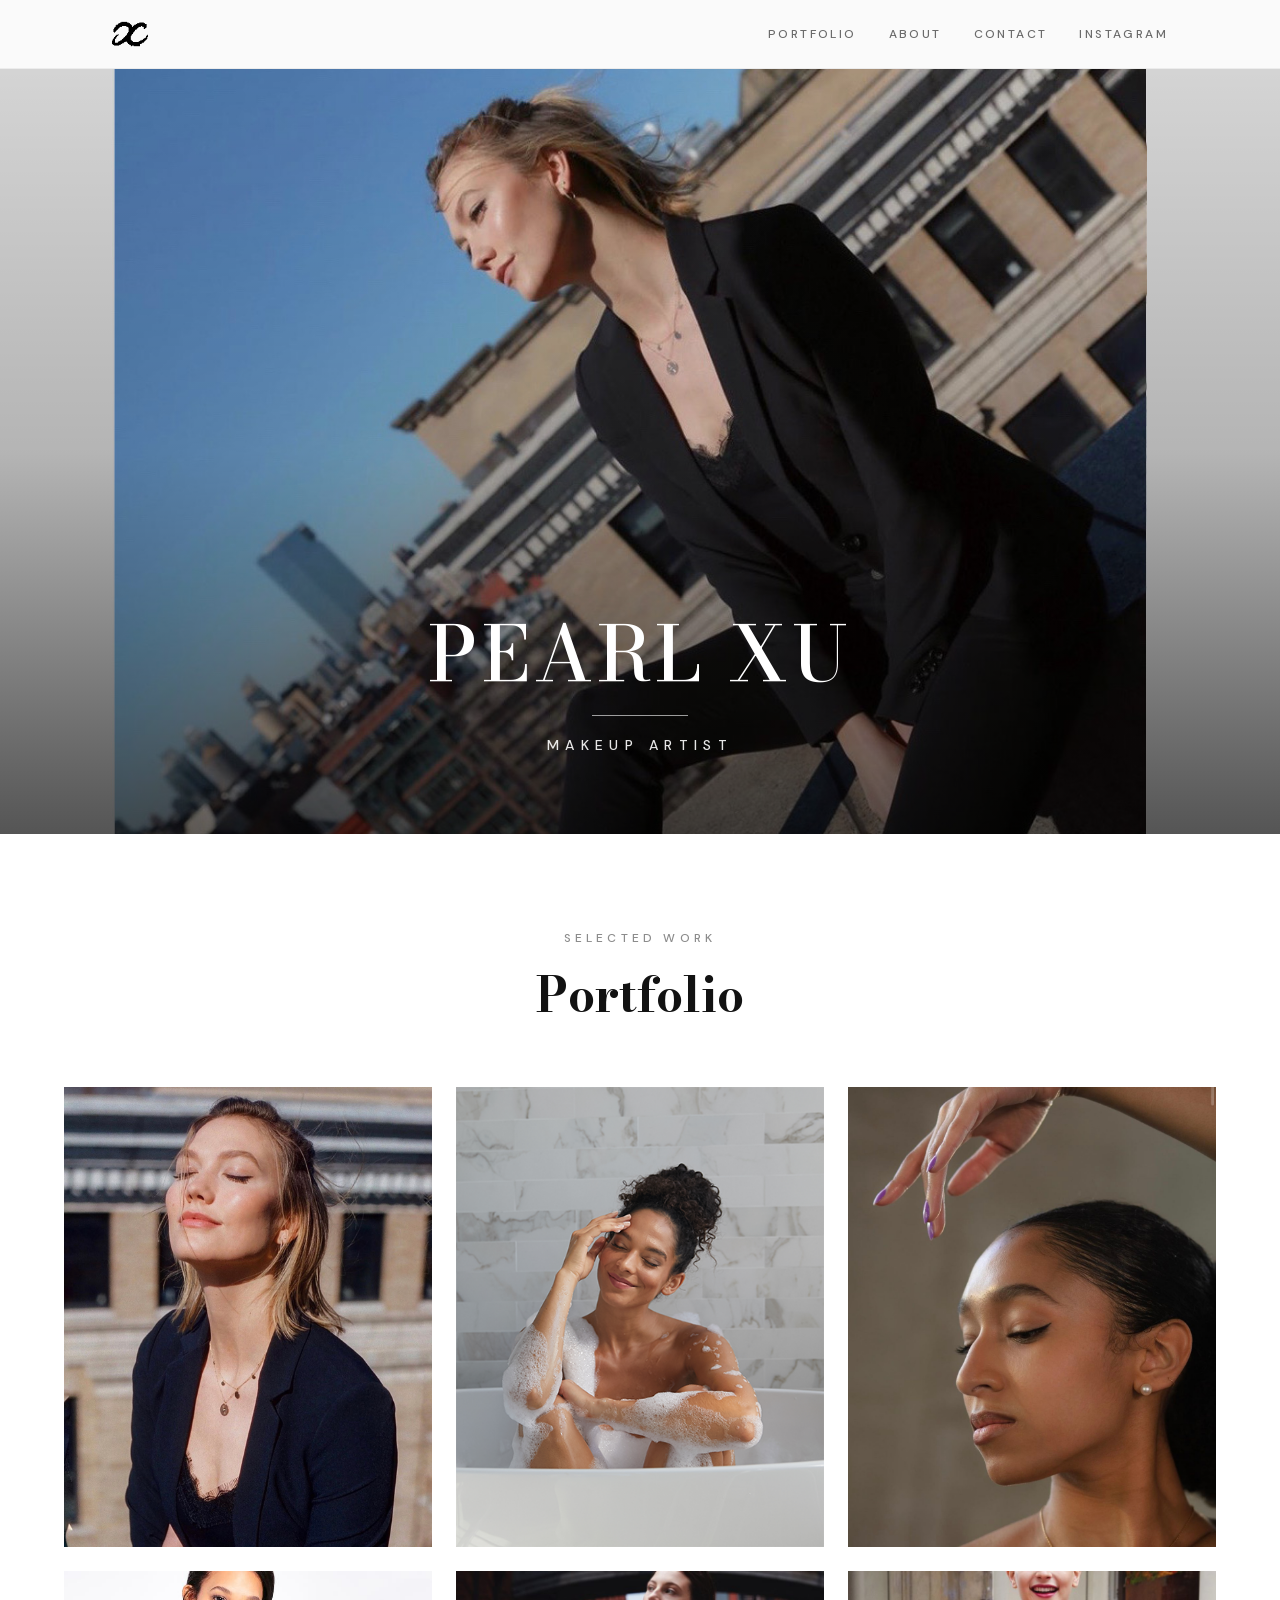
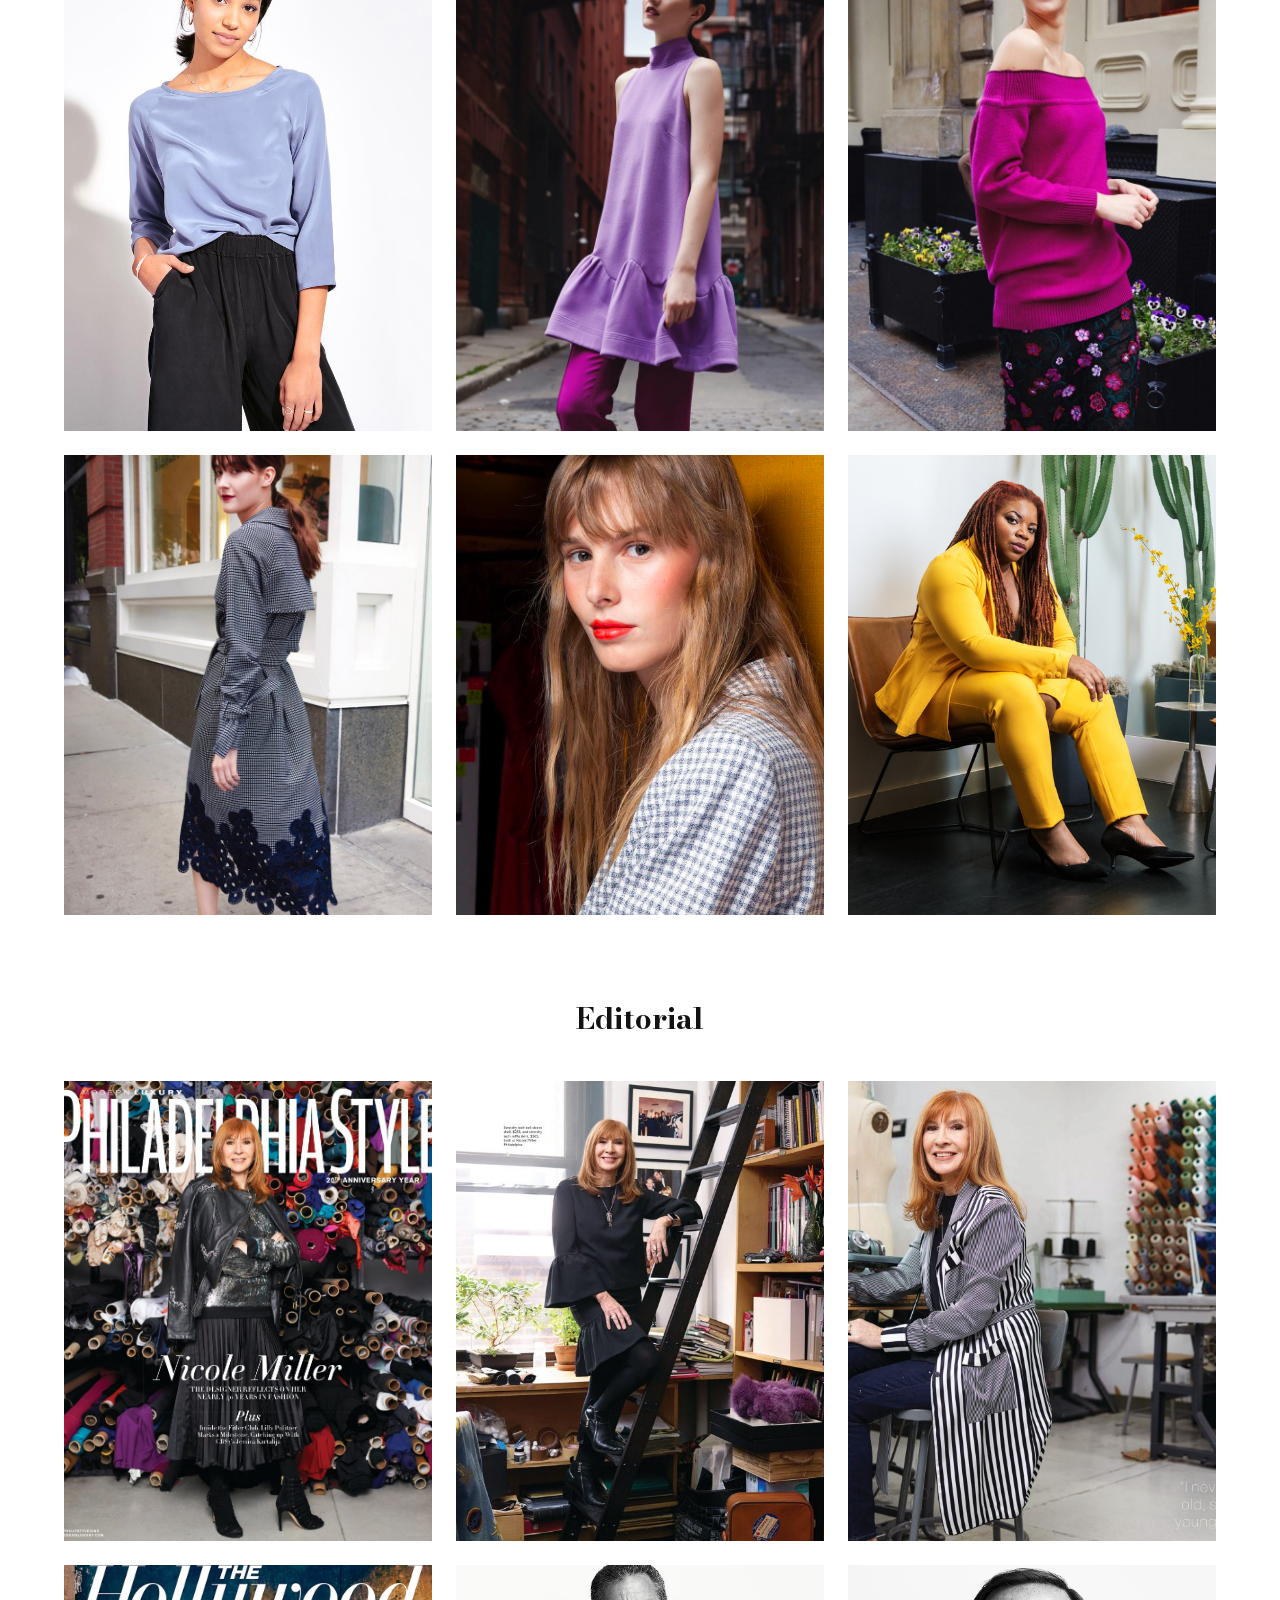
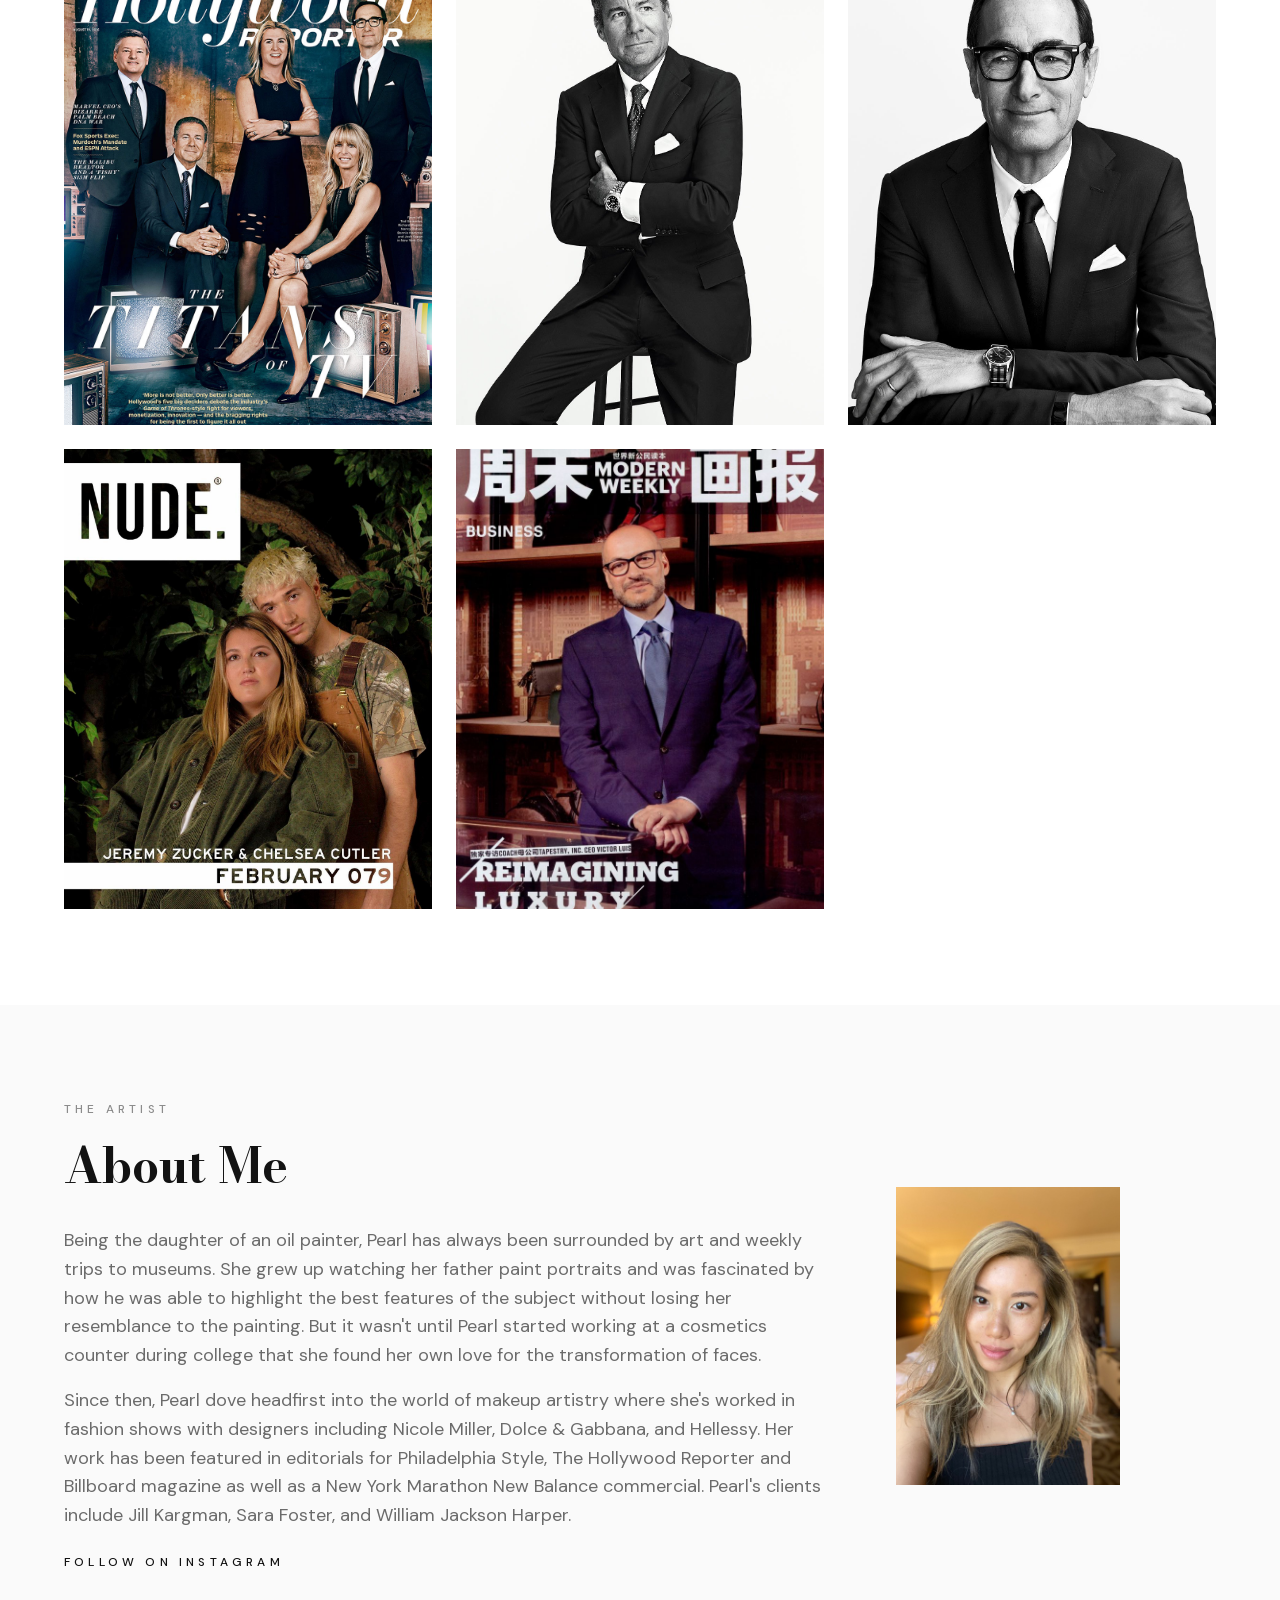
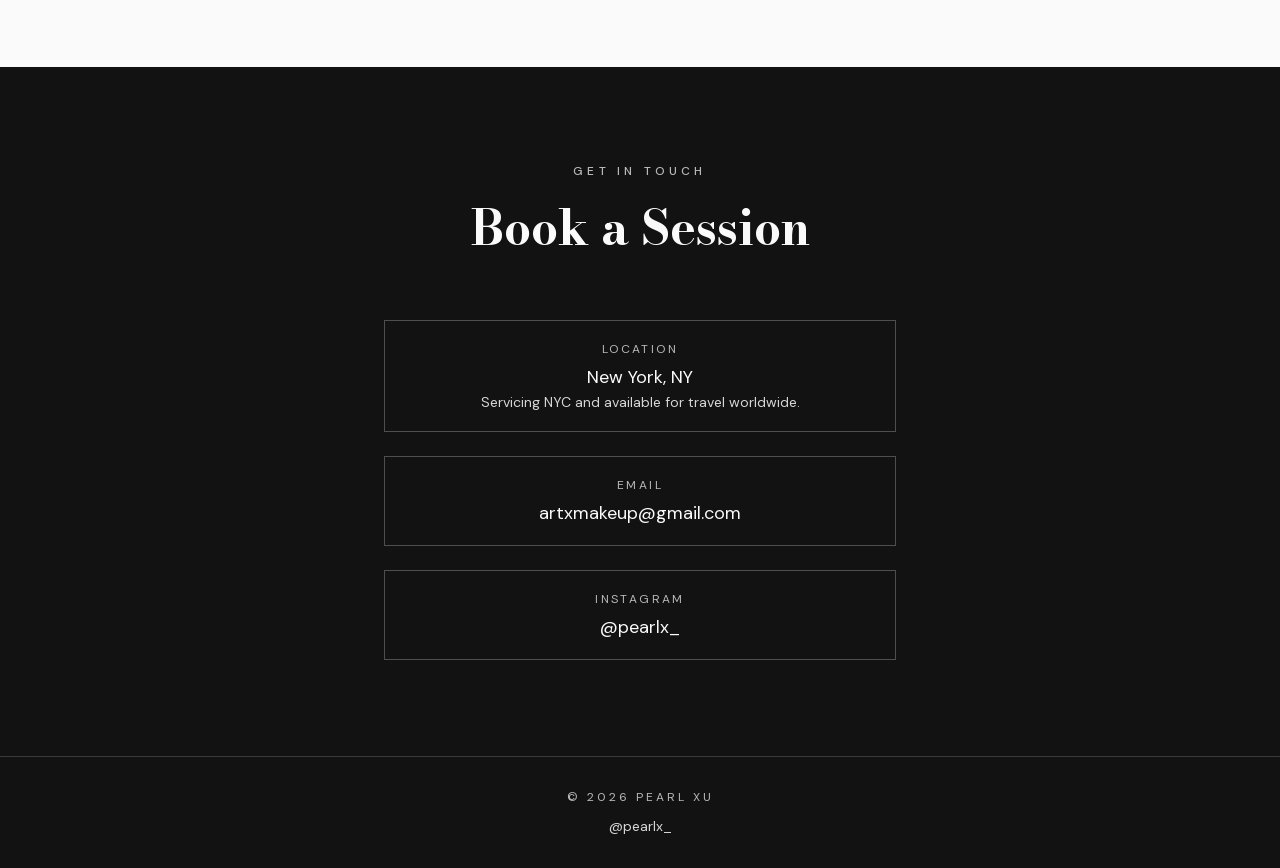
<file: index.html>
<!doctype html>
<html lang="en">
<head>
  <meta charset="UTF-8" />
  <meta name="viewport" content="width=device-width, initial-scale=1" />
  <title>Pearl Xu | MUA</title>
  <meta
    name="description"
    content="Professional bridal and editorial makeup artist based in Los Angeles."
  />
  <link rel="icon" href="/favicon.ico" sizes="256x256" type="image/x-icon" />
  <link rel="stylesheet" href="/styles.css" />
</head>
<body>
  <header class="site-header" id="site-header">
    <div class="site-header__inner">
      <a href="#" class="site-header__logo-link">
        <img
          src="/images/logo/artx-logo.gif"
          alt="Pearl Xu"
          width="50"
          height="50"
          class="site-header__logo"
        />
      </a>

      <nav class="site-header__nav">
        <a href="#portfolio" class="site-header__nav-link">Portfolio</a>
        <a href="#about" class="site-header__nav-link">About</a>
        <a href="#contact" class="site-header__nav-link">Contact</a>
        <a
          href="https://www.instagram.com/pearlx_"
          target="_blank"
          rel="noopener noreferrer"
          class="site-header__nav-link"
        >
          Instagram
        </a>
      </nav>

      <button
        type="button"
        class="site-header__menu-button"
        id="menu-toggle"
        aria-expanded="false"
        aria-label="Open menu"
      >
        <span class="site-header__menu-icon">
          <span class="site-header__menu-bar site-header__menu-bar--top"></span>
          <span class="site-header__menu-bar site-header__menu-bar--middle"></span>
          <span class="site-header__menu-bar site-header__menu-bar--bottom"></span>
        </span>
      </button>
    </div>

    <nav class="site-header__mobile-nav" id="mobile-nav">
      <ul class="site-header__mobile-nav-list">
        <li>
          <a href="#portfolio" class="site-header__mobile-nav-link">Portfolio</a>
        </li>
        <li>
          <a href="#about" class="site-header__mobile-nav-link">About</a>
        </li>
        <li>
          <a href="#contact" class="site-header__mobile-nav-link">Contact</a>
        </li>
        <li>
          <a
            href="https://www.instagram.com/pearlx_"
            target="_blank"
            rel="noopener noreferrer"
            class="site-header__mobile-nav-link"
          >
            Instagram
          </a>
        </li>
      </ul>
    </nav>
  </header>

  <main>
    <section class="hero">
      <div class="hero__bg" aria-hidden="true"></div>
      <div class="hero__overlay"></div>
      <div class="hero__content">
        <div class="hero__inner">
          <h1 class="hero__name">Pearl Xu</h1>
          <div class="hero__divider"></div>
          <p class="hero__tagline">Makeup Artist</p>
        </div>
      </div>
    </section>

    <section id="portfolio" class="portfolio">
      <div class="container">
        <header class="portfolio__header">
          <p class="section-eyebrow">Selected Work</p>
          <h2 class="section-heading font-display">Portfolio</h2>
        </header>

        <div class="gallery-group">
          <ul class="gallery">
            <li>
              <button
                type="button"
                class="gallery__button"
                data-src="/images/portfolio/karlie-kloss-express.jpg"
                data-caption="Karlie Kloss for Express"
                aria-label="Open photo 1 of 9"
              >
                <img
                  class="gallery__image"
                  src="/images/portfolio/karlie-kloss-express.jpg"
                  alt="Karlie Kloss for Express"
                  loading="lazy"
                />
              </button>
            </li>
            <li>
              <button
                type="button"
                class="gallery__button"
                data-src="/images/portfolio/peach-goods.png"
                data-caption="Peach Goods campaign"
                aria-label="Open photo 2 of 9"
              >
                <img
                  class="gallery__image"
                  src="/images/portfolio/peach-goods.png"
                  alt="Peach Goods campaign"
                  loading="lazy"
                />
              </button>
            </li>
            <li>
              <button
                type="button"
                class="gallery__button"
                data-src="/images/portfolio/erica-lall.jpg"
                data-caption="Erica Lall"
                aria-label="Open photo 3 of 9"
              >
                <img
                  class="gallery__image"
                  src="/images/portfolio/erica-lall.jpg"
                  alt="Erica Lall"
                  loading="lazy"
                />
              </button>
            </li>
            <li>
              <button
                type="button"
                class="gallery__button"
                data-src="/images/portfolio/mad-indigo.jpg"
                data-caption="MAD Indigo editorial"
                aria-label="Open photo 4 of 9"
              >
                <img
                  class="gallery__image"
                  src="/images/portfolio/mad-indigo.jpg"
                  alt="MAD Indigo editorial"
                  loading="lazy"
                />
              </button>
            </li>
            <li>
              <button
                type="button"
                class="gallery__button"
                data-src="/images/portfolio/lela-rose-resort-2.jpg"
                data-caption="Lela Rose Resort"
                aria-label="Open photo 5 of 9"
              >
                <img
                  class="gallery__image"
                  src="/images/portfolio/lela-rose-resort-2.jpg"
                  alt="Lela Rose Resort"
                  loading="lazy"
                />
              </button>
            </li>
            <li>
              <button
                type="button"
                class="gallery__button"
                data-src="/images/portfolio/lela-rose-resort-1.jpg"
                data-caption="Lela Rose Resort"
                aria-label="Open photo 6 of 9"
              >
                <img
                  class="gallery__image"
                  src="/images/portfolio/lela-rose-resort-1.jpg"
                  alt="Lela Rose Resort"
                  loading="lazy"
                />
              </button>
            </li>
            <li>
              <button
                type="button"
                class="gallery__button"
                data-src="/images/portfolio/lela-rose-resort-3.jpg"
                data-caption="Lela Rose Resort"
                aria-label="Open photo 7 of 9"
              >
                <img
                  class="gallery__image"
                  src="/images/portfolio/lela-rose-resort-3.jpg"
                  alt="Lela Rose Resort"
                  loading="lazy"
                />
              </button>
            </li>
            <li>
              <button
                type="button"
                class="gallery__button"
                data-src="/images/portfolio/hellessy-spring-summer-19.jpg"
                data-caption="Hellessy Spring/Summer 19"
                aria-label="Open photo 8 of 9"
              >
                <img
                  class="gallery__image"
                  src="/images/portfolio/hellessy-spring-summer-19.jpg"
                  alt="Hellessy Spring/Summer 19"
                  loading="lazy"
                />
              </button>
            </li>
            <li>
              <button
                type="button"
                class="gallery__button"
                data-src="/images/portfolio/the-cut-latoya.jpg"
                data-caption="The Cut — Latoya"
                aria-label="Open photo 9 of 9"
              >
                <img
                  class="gallery__image"
                  src="/images/portfolio/the-cut-latoya.jpg"
                  alt="The Cut — Latoya"
                  loading="lazy"
                />
              </button>
            </li>
          </ul>

          <div class="lightbox" data-lightbox>
            <button type="button" class="lightbox__close" data-close aria-label="Close gallery">
              <span aria-hidden="true">&times;</span>
            </button>
            <p class="lightbox__hint">
              Swipe <span class="lightbox__hint-arrows">&lsaquo; &rsaquo;</span> to view images
            </p>
            <button type="button" class="lightbox__arrow lightbox__arrow--prev" data-prev aria-label="Previous photo">
              <span aria-hidden="true">&lsaquo;</span>
            </button>
            <button type="button" class="lightbox__arrow lightbox__arrow--next" data-next aria-label="Next photo">
              <span aria-hidden="true">&rsaquo;</span>
            </button>

            <div class="lightbox__mobile-viewer" data-mobile-viewer>
              <img class="lightbox__mobile-image" data-mobile-image alt="" />
            </div>

            <div class="lightbox__desktop-viewer" data-desktop-viewer>
              <button type="button" class="lightbox__peek lightbox__peek--prev" data-peek-prev aria-label="Previous photo">
                <img class="lightbox__peek-image" data-peek-prev-image alt="" />
              </button>
              <button type="button" class="lightbox__peek lightbox__peek--next" data-peek-next aria-label="Next photo">
                <img class="lightbox__peek-image" data-peek-next-image alt="" />
              </button>
              <div class="lightbox__zoom-wrap" data-zoom-wrap>
                <img class="lightbox__desktop-image" data-desktop-image alt="" />
              </div>
              <div class="lightbox__zoom-toolbar">
                <button type="button" class="lightbox__zoom-btn" data-zoom-out aria-label="Zoom out">&minus;</button>
                <span class="lightbox__zoom-value" data-zoom-value>100%</span>
                <button type="button" class="lightbox__zoom-btn" data-zoom-in aria-label="Zoom in">+</button>
              </div>
            </div>
          </div>
        </div>

        <div class="editorial">
          <h3 class="editorial__heading font-display">Editorial</h3>

          <div class="gallery-group">
            <ul class="gallery">
              <li>
                <button
                  type="button"
                  class="gallery__button"
                  data-src="/images/portfolio/philadelphia-style-nicole-miller.jpg"
                  data-caption="Philadelphia Style — Nicole Miller"
                  aria-label="Open photo 1 of 8"
                >
                  <img
                    class="gallery__image"
                    src="/images/portfolio/philadelphia-style-nicole-miller.jpg"
                    alt="Philadelphia Style — Nicole Miller"
                    loading="lazy"
                  />
                </button>
              </li>
              <li>
                <button
                  type="button"
                  class="gallery__button"
                  data-src="/images/portfolio/philadelphia-style-nicole-miller-spread.jpg"
                  data-caption="Philadelphia Style — Nicole Miller"
                  aria-label="Open photo 2 of 8"
                >
                  <img
                    class="gallery__image"
                    src="/images/portfolio/philadelphia-style-nicole-miller-spread.jpg"
                    alt="Philadelphia Style — Nicole Miller"
                    loading="lazy"
                    style="object-position: left"
                  />
                </button>
              </li>
              <li>
                <button
                  type="button"
                  class="gallery__button"
                  data-src="/images/portfolio/philadelphia-style-nicole-miller-5.jpg"
                  data-caption="Philadelphia Style — Nicole Miller"
                  aria-label="Open photo 3 of 8"
                >
                  <img
                    class="gallery__image"
                    src="/images/portfolio/philadelphia-style-nicole-miller-5.jpg"
                    alt="Philadelphia Style — Nicole Miller"
                    loading="lazy"
                  />
                </button>
              </li>
              <li>
                <button
                  type="button"
                  class="gallery__button"
                  data-src="/images/portfolio/thr-titans-cover.jpg"
                  data-caption="The Hollywood Reporter — Titans cover"
                  aria-label="Open photo 4 of 8"
                >
                  <img
                    class="gallery__image"
                    src="/images/portfolio/thr-titans-cover.jpg"
                    alt="The Hollywood Reporter — Titans cover"
                    loading="lazy"
                  />
                </button>
              </li>
              <li>
                <button
                  type="button"
                  class="gallery__button"
                  data-src="/images/portfolio/thr-titans-richard-plepler.jpg"
                  data-caption="The Hollywood Reporter — Titans, Richard Plepler"
                  aria-label="Open photo 5 of 8"
                >
                  <img
                    class="gallery__image"
                    src="/images/portfolio/thr-titans-richard-plepler.jpg"
                    alt="The Hollywood Reporter — Titans, Richard Plepler"
                    loading="lazy"
                  />
                </button>
              </li>
              <li>
                <button
                  type="button"
                  class="gallery__button"
                  data-src="/images/portfolio/thr-titans-josh-sapan.jpg"
                  data-caption="The Hollywood Reporter — Titans, Josh Sapan"
                  aria-label="Open photo 6 of 8"
                >
                  <img
                    class="gallery__image"
                    src="/images/portfolio/thr-titans-josh-sapan.jpg"
                    alt="The Hollywood Reporter — Titans, Josh Sapan"
                    loading="lazy"
                  />
                </button>
              </li>
              <li>
                <button
                  type="button"
                  class="gallery__button"
                  data-src="/images/portfolio/nude-mag.jpeg"
                  data-caption="Nude Magazine"
                  aria-label="Open photo 7 of 8"
                >
                  <img
                    class="gallery__image"
                    src="/images/portfolio/nude-mag.jpeg"
                    alt="Nude Magazine"
                    loading="lazy"
                  />
                </button>
              </li>
              <li>
                <button
                  type="button"
                  class="gallery__button"
                  data-src="/images/portfolio/modern-weekly-victor-luis.jpeg"
                  data-caption="Modern Weekly — Victor Luis Exclusive Interview"
                  aria-label="Open photo 8 of 8"
                >
                  <img
                    class="gallery__image"
                    src="/images/portfolio/modern-weekly-victor-luis.jpeg"
                    alt="Modern Weekly — Victor Luis Exclusive Interview"
                    loading="lazy"
                  />
                </button>
              </li>
            </ul>

            <div class="lightbox" data-lightbox>
              <button type="button" class="lightbox__close" data-close aria-label="Close gallery">
                <span aria-hidden="true">&times;</span>
              </button>
              <p class="lightbox__hint">
                Swipe <span class="lightbox__hint-arrows">&lsaquo; &rsaquo;</span> to view images
              </p>
              <button type="button" class="lightbox__arrow lightbox__arrow--prev" data-prev aria-label="Previous photo">
                <span aria-hidden="true">&lsaquo;</span>
              </button>
              <button type="button" class="lightbox__arrow lightbox__arrow--next" data-next aria-label="Next photo">
                <span aria-hidden="true">&rsaquo;</span>
              </button>

              <div class="lightbox__mobile-viewer" data-mobile-viewer>
                <img class="lightbox__mobile-image" data-mobile-image alt="" />
              </div>

              <div class="lightbox__desktop-viewer" data-desktop-viewer>
                <button type="button" class="lightbox__peek lightbox__peek--prev" data-peek-prev aria-label="Previous photo">
                  <img class="lightbox__peek-image" data-peek-prev-image alt="" />
                </button>
                <button type="button" class="lightbox__peek lightbox__peek--next" data-peek-next aria-label="Next photo">
                  <img class="lightbox__peek-image" data-peek-next-image alt="" />
                </button>
                <div class="lightbox__zoom-wrap" data-zoom-wrap>
                  <img class="lightbox__desktop-image" data-desktop-image alt="" />
                </div>
                <div class="lightbox__zoom-toolbar">
                  <button type="button" class="lightbox__zoom-btn" data-zoom-out aria-label="Zoom out">&minus;</button>
                  <span class="lightbox__zoom-value" data-zoom-value>100%</span>
                  <button type="button" class="lightbox__zoom-btn" data-zoom-in aria-label="Zoom in">+</button>
                </div>
              </div>
            </div>
          </div>
        </div>
      </div>
    </section>

    <section id="about" class="bio">
      <div class="bio__grid">
        <div>
          <p class="section-eyebrow">The Artist</p>
          <h2 class="section-heading font-display">About Me</h2>
          <div class="bio__paragraphs">
            <p>
              Being the daughter of an oil painter, Pearl has always been surrounded by art and
              weekly trips to museums. She grew up watching her father paint portraits and was
              fascinated by how he was able to highlight the best features of the subject without
              losing her resemblance to the painting. But it wasn't until Pearl started working at
              a cosmetics counter during college that she found her own love for the
              transformation of faces.
            </p>
            <p>
              Since then, Pearl dove headfirst into the world of makeup artistry where she's
              worked in fashion shows with designers including Nicole Miller, Dolce &amp;
              Gabbana, and Hellessy. Her work has been featured in editorials for Philadelphia
              Style, The Hollywood Reporter and Billboard magazine as well as a New York Marathon
              New Balance commercial. Pearl's clients include Jill Kargman, Sara Foster, and
              William Jackson Harper.
            </p>
          </div>
          <a
            href="https://www.instagram.com/pearlx_"
            target="_blank"
            rel="noopener noreferrer"
            class="bio__instagram-link"
          >
            Follow on Instagram
          </a>
        </div>

        <div class="bio__photo-wrap">
          <div class="bio__photo-frame">
            <img
              class="bio__photo"
              src="/images/bio/pearl-headshot.jpg"
              alt="Pearl Xu portrait"
              loading="lazy"
            />
          </div>
        </div>
      </div>
    </section>

    <section id="contact" class="contact">
      <div class="container">
        <header class="contact__header">
          <p class="section-eyebrow">Get In Touch</p>
          <h2 class="section-heading font-display">Book a Session</h2>
        </header>

        <div class="contact__cards">
          <div class="contact__card">
            <p class="contact__card-label">Location</p>
            <p class="contact__card-value">New York, NY</p>
            <p class="contact__card-note">Servicing NYC and available for travel worldwide.</p>
          </div>

          <a href="mailto:artxmakeup@gmail.com" class="contact__card contact__card--link">
            <p class="contact__card-label">Email</p>
            <p class="contact__card-value">artxmakeup@gmail.com</p>
          </a>

          <a
            href="https://www.instagram.com/pearlx_"
            target="_blank"
            rel="noopener noreferrer"
            class="contact__card contact__card--link"
          >
            <p class="contact__card-label">Instagram</p>
            <p class="contact__card-value">@pearlx_</p>
          </a>
        </div>
      </div>
    </section>
  </main>

  <footer class="site-footer">
    <p class="site-footer__copyright">© <span id="footer-year"></span> Pearl Xu</p>
    <a
      href="https://www.instagram.com/pearlx_"
      target="_blank"
      rel="noopener noreferrer"
      class="site-footer__instagram"
    >
      @pearlx_
    </a>
  </footer>

  <script src="/script.js"></script>
</body>
</html>
</file>
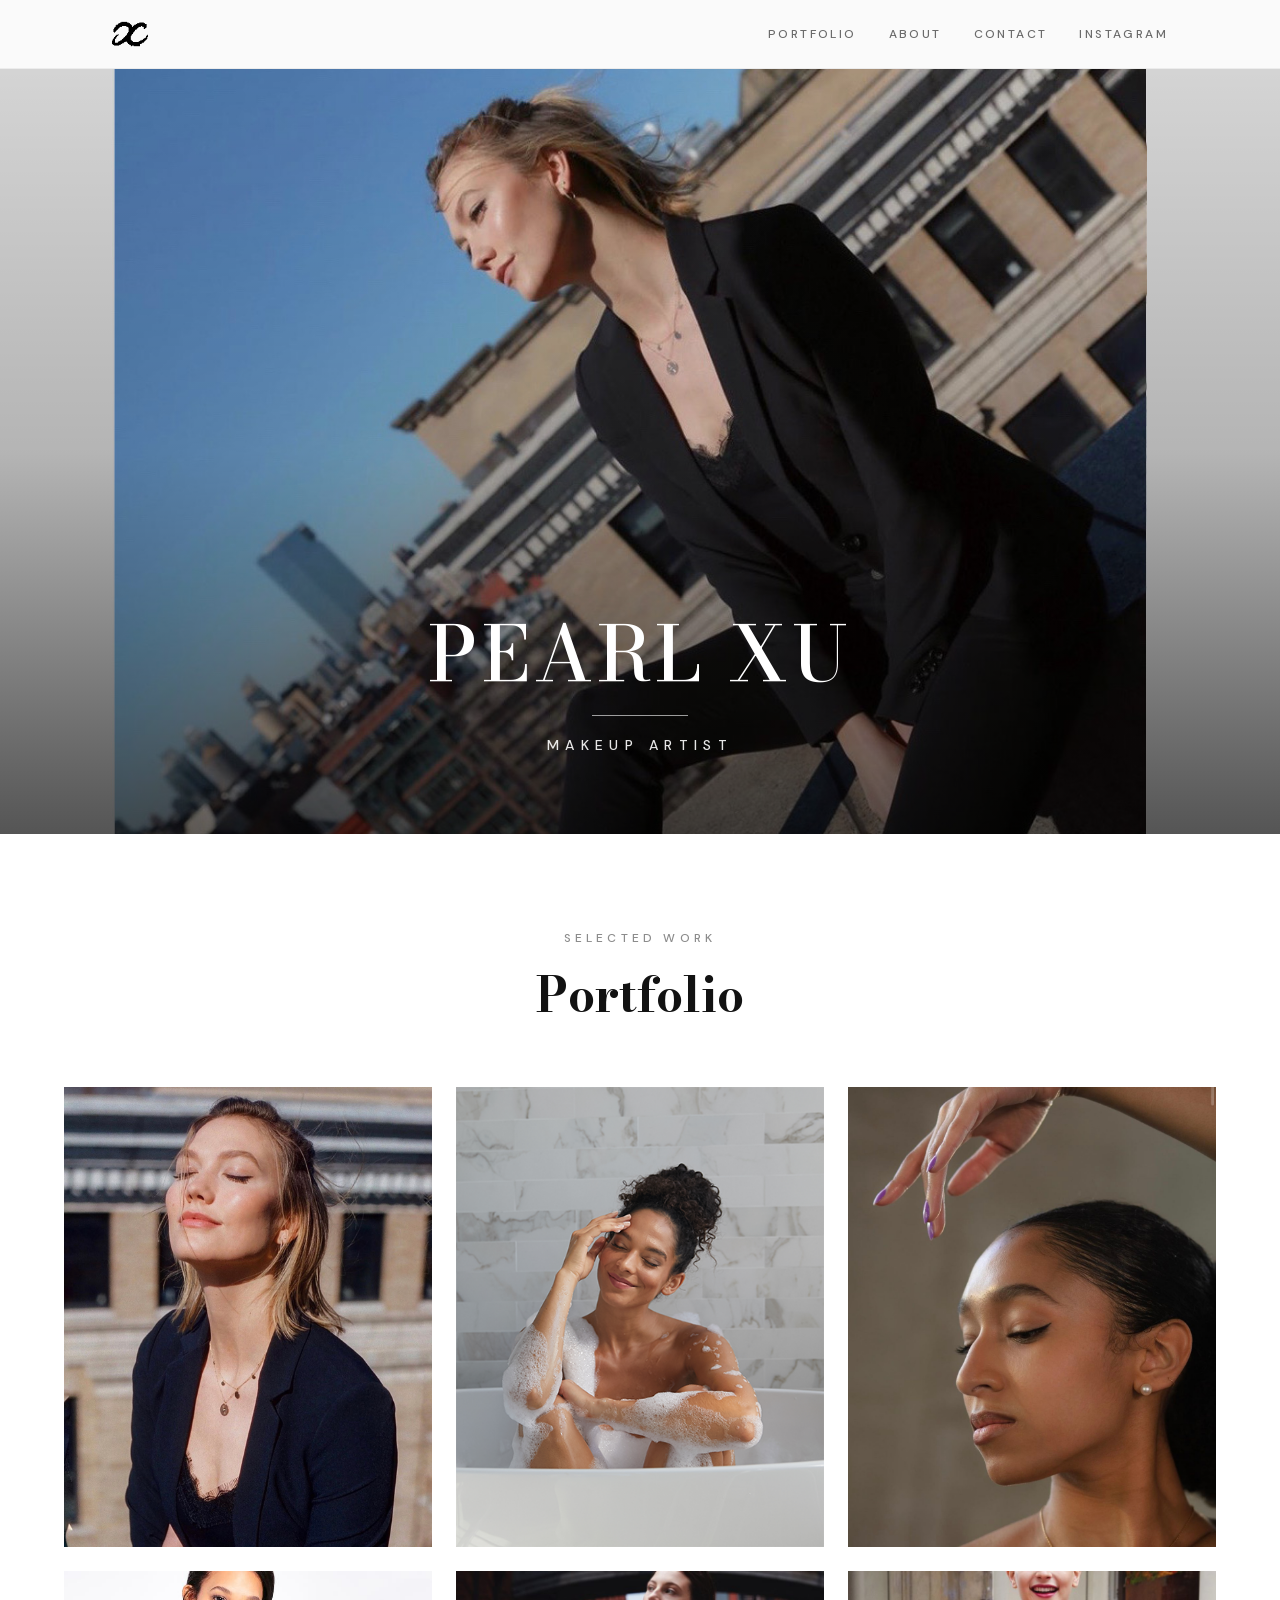
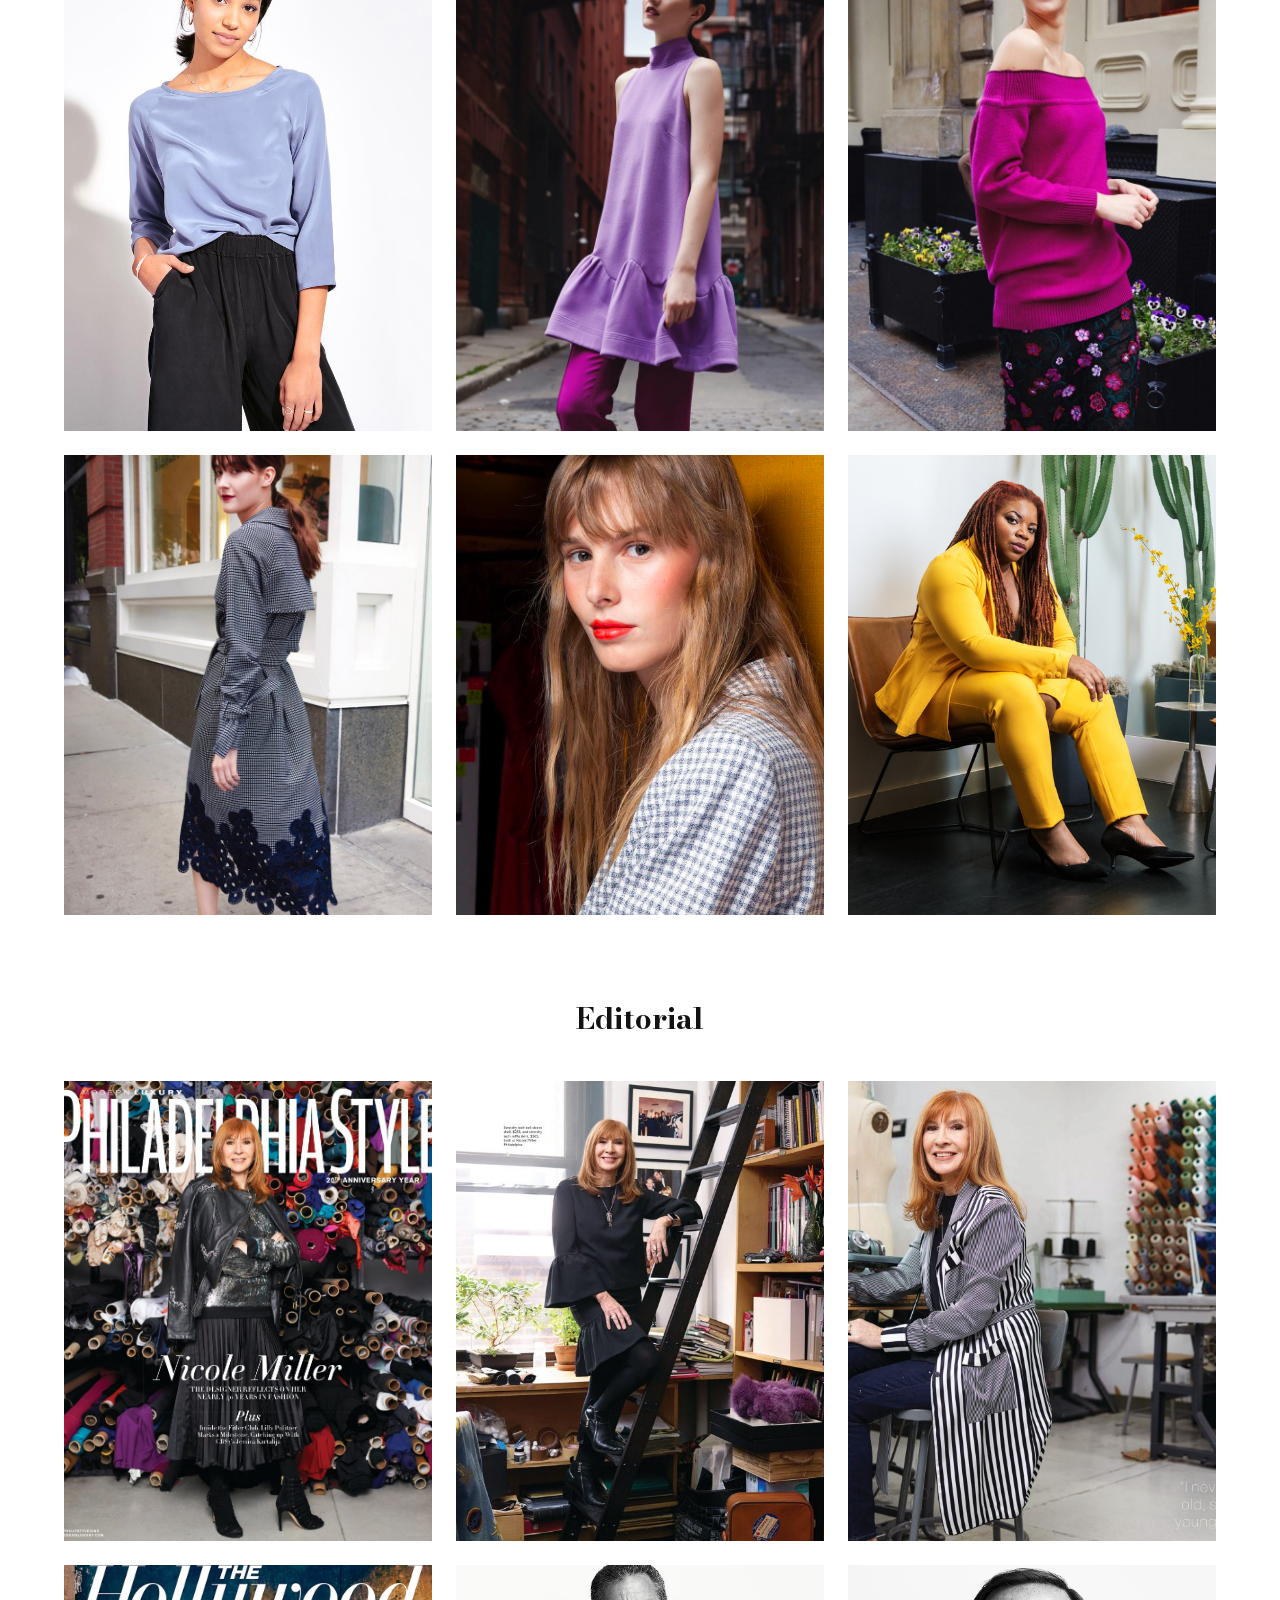
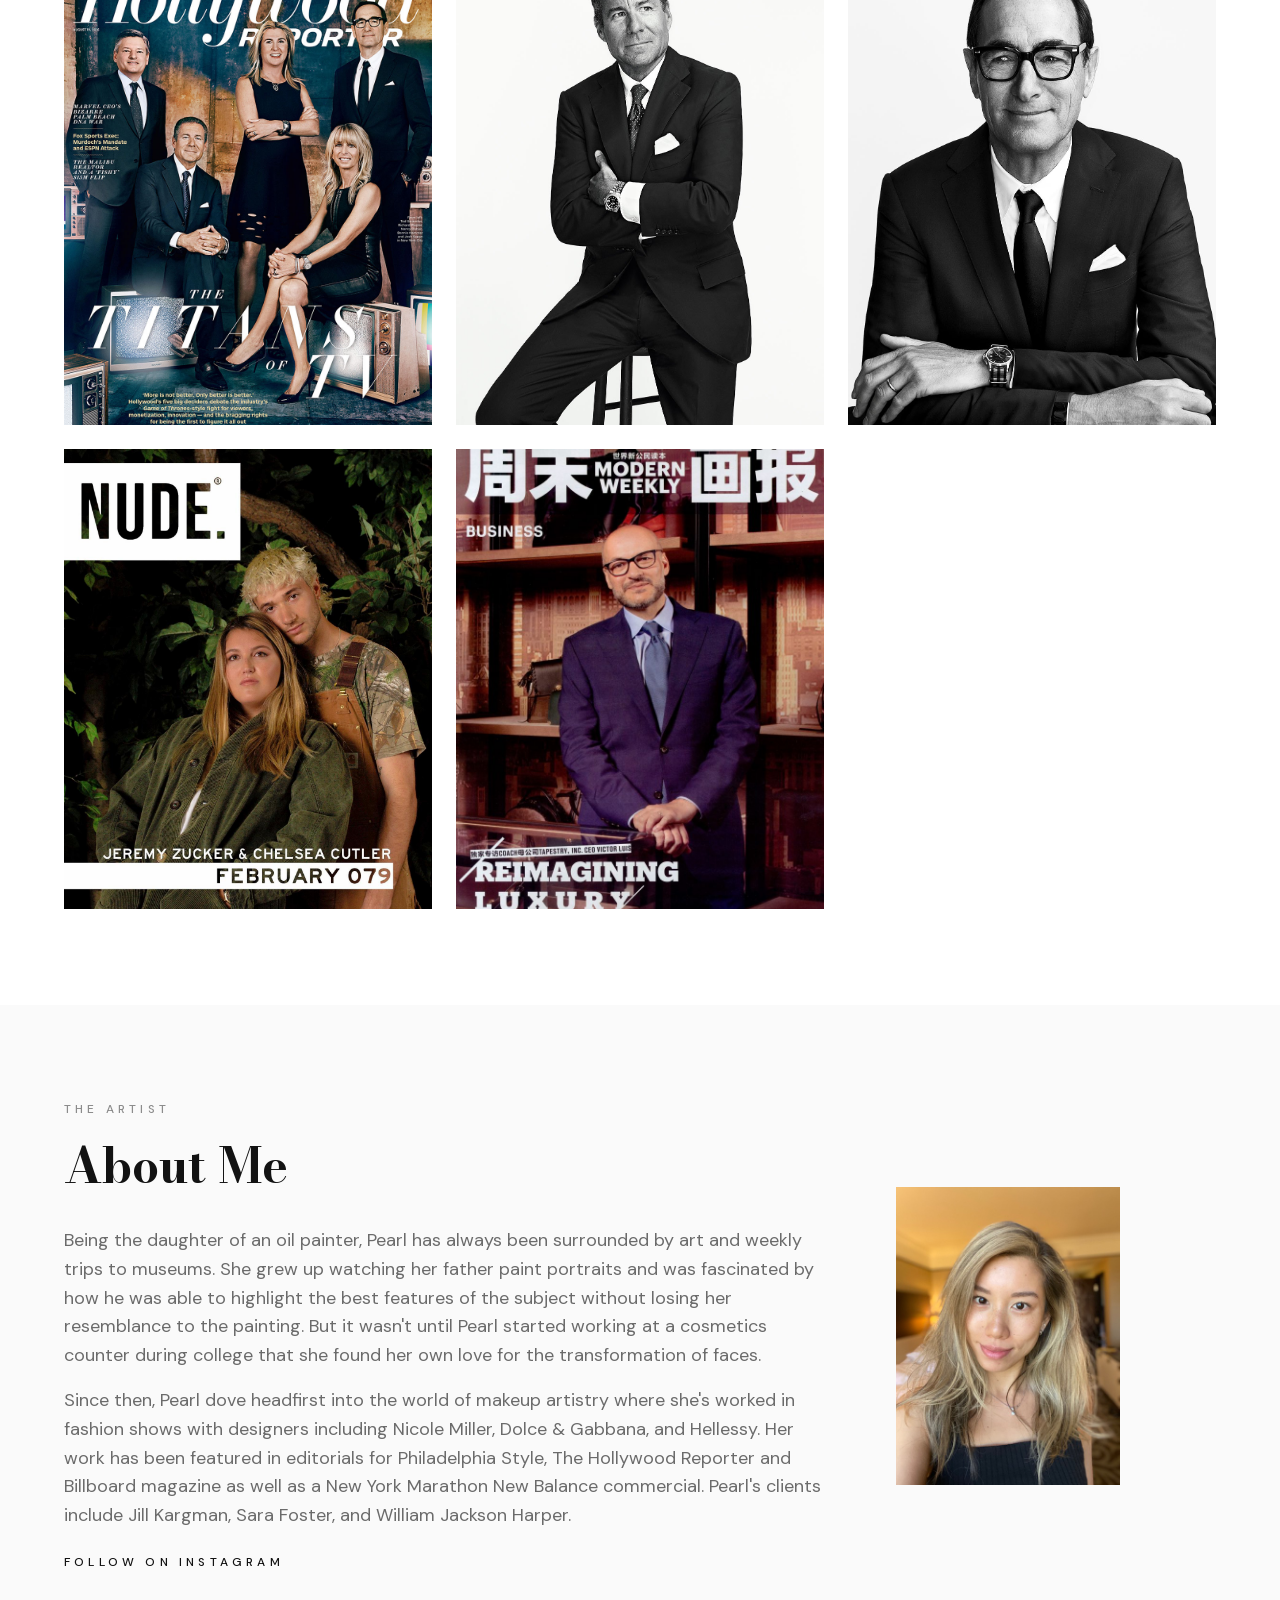
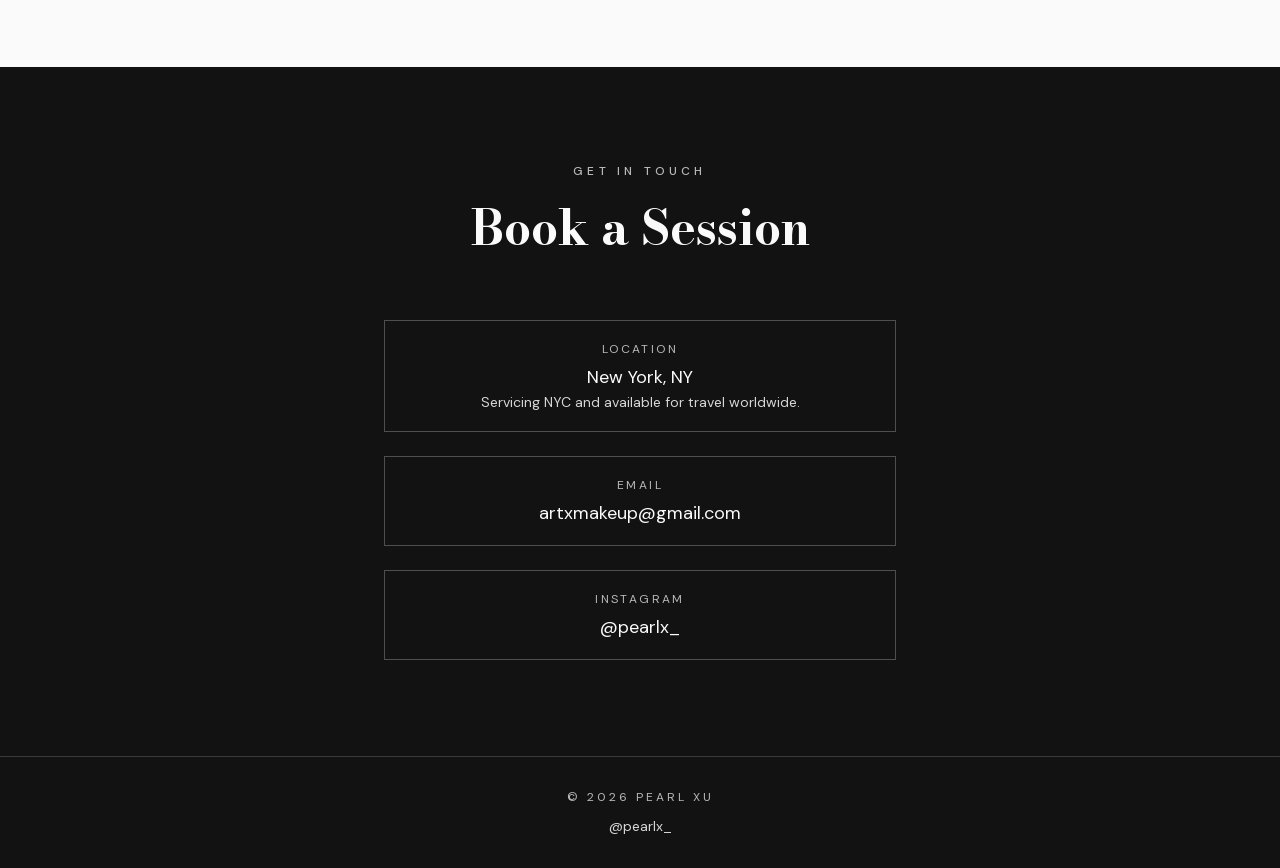
<file: index.local.html>
<!doctype html>
<html lang="en">
<head>
  <meta charset="UTF-8" />
  <meta name="viewport" content="width=device-width, initial-scale=1" />
  <title>Pearl Xu | MUA</title>
  <meta
    name="description"
    content="Professional bridal and editorial makeup artist based in Los Angeles."
  />
  <link rel="icon" href="favicon.ico" sizes="256x256" type="image/x-icon" />
  <link rel="stylesheet" href="styles.css" />
</head>
<body>
  <header class="site-header" id="site-header">
    <div class="site-header__inner">
      <a href="#" class="site-header__logo-link">
        <img
          src="images/logo/artx-logo.gif"
          alt="Pearl Xu"
          width="50"
          height="50"
          class="site-header__logo"
        />
      </a>

      <nav class="site-header__nav">
        <a href="#portfolio" class="site-header__nav-link">Portfolio</a>
        <a href="#about" class="site-header__nav-link">About</a>
        <a href="#contact" class="site-header__nav-link">Contact</a>
        <a
          href="https://www.instagram.com/pearlx_"
          target="_blank"
          rel="noopener noreferrer"
          class="site-header__nav-link"
        >
          Instagram
        </a>
      </nav>

      <button
        type="button"
        class="site-header__menu-button"
        id="menu-toggle"
        aria-expanded="false"
        aria-label="Open menu"
      >
        <span class="site-header__menu-icon">
          <span class="site-header__menu-bar site-header__menu-bar--top"></span>
          <span class="site-header__menu-bar site-header__menu-bar--middle"></span>
          <span class="site-header__menu-bar site-header__menu-bar--bottom"></span>
        </span>
      </button>
    </div>

    <nav class="site-header__mobile-nav" id="mobile-nav">
      <ul class="site-header__mobile-nav-list">
        <li>
          <a href="#portfolio" class="site-header__mobile-nav-link">Portfolio</a>
        </li>
        <li>
          <a href="#about" class="site-header__mobile-nav-link">About</a>
        </li>
        <li>
          <a href="#contact" class="site-header__mobile-nav-link">Contact</a>
        </li>
        <li>
          <a
            href="https://www.instagram.com/pearlx_"
            target="_blank"
            rel="noopener noreferrer"
            class="site-header__mobile-nav-link"
          >
            Instagram
          </a>
        </li>
      </ul>
    </nav>
  </header>

  <main>
    <section class="hero">
      <div class="hero__bg" aria-hidden="true"></div>
      <div class="hero__overlay"></div>
      <div class="hero__content">
        <div class="hero__inner">
          <h1 class="hero__name">Pearl Xu</h1>
          <div class="hero__divider"></div>
          <p class="hero__tagline">Makeup Artist</p>
        </div>
      </div>
    </section>

    <section id="portfolio" class="portfolio">
      <div class="container">
        <header class="portfolio__header">
          <p class="section-eyebrow">Selected Work</p>
          <h2 class="section-heading font-display">Portfolio</h2>
        </header>

        <div class="gallery-group">
          <ul class="gallery">
            <li>
              <button
                type="button"
                class="gallery__button"
                data-src="images/portfolio/karlie-kloss-express.jpg"
                data-caption="Karlie Kloss for Express"
                aria-label="Open photo 1 of 9"
              >
                <img
                  class="gallery__image"
                  src="images/portfolio/karlie-kloss-express.jpg"
                  alt="Karlie Kloss for Express"
                  loading="lazy"
                />
              </button>
            </li>
            <li>
              <button
                type="button"
                class="gallery__button"
                data-src="images/portfolio/peach-goods.png"
                data-caption="Peach Goods campaign"
                aria-label="Open photo 2 of 9"
              >
                <img
                  class="gallery__image"
                  src="images/portfolio/peach-goods.png"
                  alt="Peach Goods campaign"
                  loading="lazy"
                />
              </button>
            </li>
            <li>
              <button
                type="button"
                class="gallery__button"
                data-src="images/portfolio/erica-lall.jpg"
                data-caption="Erica Lall"
                aria-label="Open photo 3 of 9"
              >
                <img
                  class="gallery__image"
                  src="images/portfolio/erica-lall.jpg"
                  alt="Erica Lall"
                  loading="lazy"
                />
              </button>
            </li>
            <li>
              <button
                type="button"
                class="gallery__button"
                data-src="images/portfolio/mad-indigo.jpg"
                data-caption="MAD Indigo editorial"
                aria-label="Open photo 4 of 9"
              >
                <img
                  class="gallery__image"
                  src="images/portfolio/mad-indigo.jpg"
                  alt="MAD Indigo editorial"
                  loading="lazy"
                />
              </button>
            </li>
            <li>
              <button
                type="button"
                class="gallery__button"
                data-src="images/portfolio/lela-rose-resort-2.jpg"
                data-caption="Lela Rose Resort"
                aria-label="Open photo 5 of 9"
              >
                <img
                  class="gallery__image"
                  src="images/portfolio/lela-rose-resort-2.jpg"
                  alt="Lela Rose Resort"
                  loading="lazy"
                />
              </button>
            </li>
            <li>
              <button
                type="button"
                class="gallery__button"
                data-src="images/portfolio/lela-rose-resort-1.jpg"
                data-caption="Lela Rose Resort"
                aria-label="Open photo 6 of 9"
              >
                <img
                  class="gallery__image"
                  src="images/portfolio/lela-rose-resort-1.jpg"
                  alt="Lela Rose Resort"
                  loading="lazy"
                />
              </button>
            </li>
            <li>
              <button
                type="button"
                class="gallery__button"
                data-src="images/portfolio/lela-rose-resort-3.jpg"
                data-caption="Lela Rose Resort"
                aria-label="Open photo 7 of 9"
              >
                <img
                  class="gallery__image"
                  src="images/portfolio/lela-rose-resort-3.jpg"
                  alt="Lela Rose Resort"
                  loading="lazy"
                />
              </button>
            </li>
            <li>
              <button
                type="button"
                class="gallery__button"
                data-src="images/portfolio/hellessy-spring-summer-19.jpg"
                data-caption="Hellessy Spring/Summer 19"
                aria-label="Open photo 8 of 9"
              >
                <img
                  class="gallery__image"
                  src="images/portfolio/hellessy-spring-summer-19.jpg"
                  alt="Hellessy Spring/Summer 19"
                  loading="lazy"
                />
              </button>
            </li>
            <li>
              <button
                type="button"
                class="gallery__button"
                data-src="images/portfolio/the-cut-latoya.jpg"
                data-caption="The Cut — Latoya"
                aria-label="Open photo 9 of 9"
              >
                <img
                  class="gallery__image"
                  src="images/portfolio/the-cut-latoya.jpg"
                  alt="The Cut — Latoya"
                  loading="lazy"
                />
              </button>
            </li>
          </ul>

          <div class="lightbox" data-lightbox>
            <button type="button" class="lightbox__close" data-close aria-label="Close gallery">
              <span aria-hidden="true">&times;</span>
            </button>
            <p class="lightbox__hint">
              Swipe <span class="lightbox__hint-arrows">&lsaquo; &rsaquo;</span> to view images
            </p>
            <button type="button" class="lightbox__arrow lightbox__arrow--prev" data-prev aria-label="Previous photo">
              <span aria-hidden="true">&lsaquo;</span>
            </button>
            <button type="button" class="lightbox__arrow lightbox__arrow--next" data-next aria-label="Next photo">
              <span aria-hidden="true">&rsaquo;</span>
            </button>

            <div class="lightbox__mobile-viewer" data-mobile-viewer>
              <img class="lightbox__mobile-image" data-mobile-image alt="" />
            </div>

            <div class="lightbox__desktop-viewer" data-desktop-viewer>
              <button type="button" class="lightbox__peek lightbox__peek--prev" data-peek-prev aria-label="Previous photo">
                <img class="lightbox__peek-image" data-peek-prev-image alt="" />
              </button>
              <button type="button" class="lightbox__peek lightbox__peek--next" data-peek-next aria-label="Next photo">
                <img class="lightbox__peek-image" data-peek-next-image alt="" />
              </button>
              <div class="lightbox__zoom-wrap" data-zoom-wrap>
                <img class="lightbox__desktop-image" data-desktop-image alt="" />
              </div>
              <div class="lightbox__zoom-toolbar">
                <button type="button" class="lightbox__zoom-btn" data-zoom-out aria-label="Zoom out">&minus;</button>
                <span class="lightbox__zoom-value" data-zoom-value>100%</span>
                <button type="button" class="lightbox__zoom-btn" data-zoom-in aria-label="Zoom in">+</button>
              </div>
            </div>
          </div>
        </div>

        <div class="editorial">
          <h3 class="editorial__heading font-display">Editorial</h3>

          <div class="gallery-group">
            <ul class="gallery">
              <li>
                <button
                  type="button"
                  class="gallery__button"
                  data-src="images/portfolio/philadelphia-style-nicole-miller.jpg"
                  data-caption="Philadelphia Style — Nicole Miller"
                  aria-label="Open photo 1 of 8"
                >
                  <img
                    class="gallery__image"
                    src="images/portfolio/philadelphia-style-nicole-miller.jpg"
                    alt="Philadelphia Style — Nicole Miller"
                    loading="lazy"
                  />
                </button>
              </li>
              <li>
                <button
                  type="button"
                  class="gallery__button"
                  data-src="images/portfolio/philadelphia-style-nicole-miller-spread.jpg"
                  data-caption="Philadelphia Style — Nicole Miller"
                  aria-label="Open photo 2 of 8"
                >
                  <img
                    class="gallery__image"
                    src="images/portfolio/philadelphia-style-nicole-miller-spread.jpg"
                    alt="Philadelphia Style — Nicole Miller"
                    loading="lazy"
                    style="object-position: left"
                  />
                </button>
              </li>
              <li>
                <button
                  type="button"
                  class="gallery__button"
                  data-src="images/portfolio/philadelphia-style-nicole-miller-5.jpg"
                  data-caption="Philadelphia Style — Nicole Miller"
                  aria-label="Open photo 3 of 8"
                >
                  <img
                    class="gallery__image"
                    src="images/portfolio/philadelphia-style-nicole-miller-5.jpg"
                    alt="Philadelphia Style — Nicole Miller"
                    loading="lazy"
                  />
                </button>
              </li>
              <li>
                <button
                  type="button"
                  class="gallery__button"
                  data-src="images/portfolio/thr-titans-cover.jpg"
                  data-caption="The Hollywood Reporter — Titans cover"
                  aria-label="Open photo 4 of 8"
                >
                  <img
                    class="gallery__image"
                    src="images/portfolio/thr-titans-cover.jpg"
                    alt="The Hollywood Reporter — Titans cover"
                    loading="lazy"
                  />
                </button>
              </li>
              <li>
                <button
                  type="button"
                  class="gallery__button"
                  data-src="images/portfolio/thr-titans-richard-plepler.jpg"
                  data-caption="The Hollywood Reporter — Titans, Richard Plepler"
                  aria-label="Open photo 5 of 8"
                >
                  <img
                    class="gallery__image"
                    src="images/portfolio/thr-titans-richard-plepler.jpg"
                    alt="The Hollywood Reporter — Titans, Richard Plepler"
                    loading="lazy"
                  />
                </button>
              </li>
              <li>
                <button
                  type="button"
                  class="gallery__button"
                  data-src="images/portfolio/thr-titans-josh-sapan.jpg"
                  data-caption="The Hollywood Reporter — Titans, Josh Sapan"
                  aria-label="Open photo 6 of 8"
                >
                  <img
                    class="gallery__image"
                    src="images/portfolio/thr-titans-josh-sapan.jpg"
                    alt="The Hollywood Reporter — Titans, Josh Sapan"
                    loading="lazy"
                  />
                </button>
              </li>
              <li>
                <button
                  type="button"
                  class="gallery__button"
                  data-src="images/portfolio/nude-mag.jpeg"
                  data-caption="Nude Magazine"
                  aria-label="Open photo 7 of 8"
                >
                  <img
                    class="gallery__image"
                    src="images/portfolio/nude-mag.jpeg"
                    alt="Nude Magazine"
                    loading="lazy"
                  />
                </button>
              </li>
              <li>
                <button
                  type="button"
                  class="gallery__button"
                  data-src="images/portfolio/modern-weekly-victor-luis.jpeg"
                  data-caption="Modern Weekly — Victor Luis Exclusive Interview"
                  aria-label="Open photo 8 of 8"
                >
                  <img
                    class="gallery__image"
                    src="images/portfolio/modern-weekly-victor-luis.jpeg"
                    alt="Modern Weekly — Victor Luis Exclusive Interview"
                    loading="lazy"
                  />
                </button>
              </li>
            </ul>

            <div class="lightbox" data-lightbox>
              <button type="button" class="lightbox__close" data-close aria-label="Close gallery">
                <span aria-hidden="true">&times;</span>
              </button>
              <p class="lightbox__hint">
                Swipe <span class="lightbox__hint-arrows">&lsaquo; &rsaquo;</span> to view images
              </p>
              <button type="button" class="lightbox__arrow lightbox__arrow--prev" data-prev aria-label="Previous photo">
                <span aria-hidden="true">&lsaquo;</span>
              </button>
              <button type="button" class="lightbox__arrow lightbox__arrow--next" data-next aria-label="Next photo">
                <span aria-hidden="true">&rsaquo;</span>
              </button>

              <div class="lightbox__mobile-viewer" data-mobile-viewer>
                <img class="lightbox__mobile-image" data-mobile-image alt="" />
              </div>

              <div class="lightbox__desktop-viewer" data-desktop-viewer>
                <button type="button" class="lightbox__peek lightbox__peek--prev" data-peek-prev aria-label="Previous photo">
                  <img class="lightbox__peek-image" data-peek-prev-image alt="" />
                </button>
                <button type="button" class="lightbox__peek lightbox__peek--next" data-peek-next aria-label="Next photo">
                  <img class="lightbox__peek-image" data-peek-next-image alt="" />
                </button>
                <div class="lightbox__zoom-wrap" data-zoom-wrap>
                  <img class="lightbox__desktop-image" data-desktop-image alt="" />
                </div>
                <div class="lightbox__zoom-toolbar">
                  <button type="button" class="lightbox__zoom-btn" data-zoom-out aria-label="Zoom out">&minus;</button>
                  <span class="lightbox__zoom-value" data-zoom-value>100%</span>
                  <button type="button" class="lightbox__zoom-btn" data-zoom-in aria-label="Zoom in">+</button>
                </div>
              </div>
            </div>
          </div>
        </div>
      </div>
    </section>

    <section id="about" class="bio">
      <div class="bio__grid">
        <div>
          <p class="section-eyebrow">The Artist</p>
          <h2 class="section-heading font-display">About Me</h2>
          <div class="bio__paragraphs">
            <p>
              Being the daughter of an oil painter, Pearl has always been surrounded by art and
              weekly trips to museums. She grew up watching her father paint portraits and was
              fascinated by how he was able to highlight the best features of the subject without
              losing her resemblance to the painting. But it wasn't until Pearl started working at
              a cosmetics counter during college that she found her own love for the
              transformation of faces.
            </p>
            <p>
              Since then, Pearl dove headfirst into the world of makeup artistry where she's
              worked in fashion shows with designers including Nicole Miller, Dolce &amp;
              Gabbana, and Hellessy. Her work has been featured in editorials for Philadelphia
              Style, The Hollywood Reporter and Billboard magazine as well as a New York Marathon
              New Balance commercial. Pearl's clients include Jill Kargman, Sara Foster, and
              William Jackson Harper.
            </p>
          </div>
          <a
            href="https://www.instagram.com/pearlx_"
            target="_blank"
            rel="noopener noreferrer"
            class="bio__instagram-link"
          >
            Follow on Instagram
          </a>
        </div>

        <div class="bio__photo-wrap">
          <div class="bio__photo-frame">
            <img
              class="bio__photo"
              src="images/bio/pearl-headshot.jpg"
              alt="Pearl Xu portrait"
              loading="lazy"
            />
          </div>
        </div>
      </div>
    </section>

    <section id="contact" class="contact">
      <div class="container">
        <header class="contact__header">
          <p class="section-eyebrow">Get In Touch</p>
          <h2 class="section-heading font-display">Book a Session</h2>
        </header>

        <div class="contact__cards">
          <div class="contact__card">
            <p class="contact__card-label">Location</p>
            <p class="contact__card-value">New York, NY</p>
            <p class="contact__card-note">Servicing NYC and available for travel worldwide.</p>
          </div>

          <a href="mailto:artxmakeup@gmail.com" class="contact__card contact__card--link">
            <p class="contact__card-label">Email</p>
            <p class="contact__card-value">artxmakeup@gmail.com</p>
          </a>

          <a
            href="https://www.instagram.com/pearlx_"
            target="_blank"
            rel="noopener noreferrer"
            class="contact__card contact__card--link"
          >
            <p class="contact__card-label">Instagram</p>
            <p class="contact__card-value">@pearlx_</p>
          </a>
        </div>
      </div>
    </section>
  </main>

  <footer class="site-footer">
    <p class="site-footer__copyright">© <span id="footer-year"></span> Pearl Xu</p>
    <a
      href="https://www.instagram.com/pearlx_"
      target="_blank"
      rel="noopener noreferrer"
      class="site-footer__instagram"
    >
      @pearlx_
    </a>
  </footer>

  <script src="script.js"></script>
</body>
</html>
</file>
<file: styles.css>
/* ---------- Fonts ---------- */
@font-face {
  font-family: "Bodoni Moda";
  font-style: normal;
  font-weight: 400 700;
  font-display: swap;
  src: url("fonts/bodoni-moda.woff2") format("woff2");
}

@font-face {
  font-family: "DM Sans";
  font-style: normal;
  font-weight: 400 600;
  font-display: swap;
  src: url("fonts/dm-sans.woff2") format("woff2");
}

/* ---------- Design tokens ---------- */
:root {
  --cream: #fafafa;
  --cream-rgb: 250, 250, 250;
  --charcoal: #121212;
  --charcoal-rgb: 18, 18, 18;
  --warm-gray: #6b6b6b;
  --taupe: #8c8c8c;
  --taupe-light: #b8b8b8;
  --sand: #d6d6d6;
  --sand-rgb: 214, 214, 214;
  --blush: #e8e8e8;
  --white-rgb: 255, 255, 255;
  --black-rgb: 0, 0, 0;
  --font-display: "Bodoni Moda", Georgia, "Times New Roman", serif;
  --font-sans: "DM Sans", system-ui, sans-serif;
}

/* ---------- Reset ---------- */
*,
*::before,
*::after {
  box-sizing: border-box;
}

html {
  scroll-behavior: smooth;
}

body,
h1,
h2,
h3,
p,
figure {
  margin: 0;
}

ul {
  list-style: none;
  margin: 0;
  padding: 0;
}

img {
  display: block;
  max-width: 100%;
}

a {
  color: inherit;
  text-decoration: none;
}

button {
  font: inherit;
  color: inherit;
  background: none;
  border: none;
  padding: 0;
  text-align: inherit;
}

a,
button {
  cursor: pointer;
}

/* ---------- Base ---------- */
body {
  min-height: 100vh;
  background: var(--cream);
  color: var(--charcoal);
  font-family: var(--font-sans);
  -webkit-font-smoothing: antialiased;
  -moz-osx-font-smoothing: grayscale;
}

.font-display {
  font-family: var(--font-display);
}

.section-eyebrow {
  margin-bottom: 0.75rem;
  font-size: 0.75rem;
  font-weight: 500;
  text-transform: uppercase;
  letter-spacing: 0.35em;
  color: var(--taupe);
}

.section-heading {
  font-family: var(--font-display);
  font-size: 1.875rem;
  color: var(--charcoal);
}

@media (min-width: 640px) {
  .section-heading {
    font-size: 2.25rem;
  }
}

@media (min-width: 1024px) {
  .section-heading {
    font-size: 3rem;
  }
}

.container {
  max-width: 72rem;
  margin-inline: auto;
}

/* ---------- Site header ---------- */
.site-header {
  position: sticky;
  top: 0;
  z-index: 50;
  border-bottom: 1px solid rgba(var(--sand-rgb), 0.4);
  background: rgba(var(--cream-rgb), 0.95);
  -webkit-backdrop-filter: blur(4px);
  backdrop-filter: blur(4px);
}

.site-header__inner {
  display: flex;
  align-items: center;
  justify-content: space-between;
  max-width: 72rem;
  margin-inline: auto;
  padding: 1rem 1.25rem;
}

@media (min-width: 640px) {
  .site-header__inner {
    padding-inline: 2rem;
  }
}

@media (min-width: 1024px) {
  .site-header__inner {
    padding-inline: 3rem;
  }
}

.site-header__logo-link {
  display: flex;
  align-items: center;
}

.site-header__logo {
  height: 2rem;
  width: 2rem;
  filter: brightness(0);
}

@media (min-width: 640px) {
  .site-header__logo {
    height: 2.25rem;
    width: 2.25rem;
  }
}

.site-header__nav {
  display: none;
  align-items: center;
  gap: 2rem;
}

@media (min-width: 768px) {
  .site-header__nav {
    display: flex;
  }
}

.site-header__nav-link {
  font-size: 0.75rem;
  font-weight: 500;
  text-transform: uppercase;
  letter-spacing: 0.2em;
  color: var(--warm-gray);
  transition: color 0.2s ease;
}

.site-header__nav-link:hover {
  color: var(--charcoal);
}

.site-header__menu-button {
  display: flex;
  height: 2.5rem;
  width: 2.5rem;
  align-items: center;
  justify-content: center;
}

@media (min-width: 768px) {
  .site-header__menu-button {
    display: none;
  }
}

.site-header__menu-icon {
  position: relative;
  display: block;
  height: 1rem;
  width: 1.25rem;
}

.site-header__menu-bar {
  position: absolute;
  left: 0;
  display: block;
  height: 2px;
  width: 1.25rem;
  background: var(--charcoal);
  transition: transform 0.2s ease, opacity 0.2s ease, top 0.2s ease;
}

.site-header__menu-bar--top {
  top: 0;
}

.site-header__menu-bar--middle {
  top: 0.5rem;
}

.site-header__menu-bar--bottom {
  top: 1rem;
}

.site-header.is-open .site-header__menu-bar--top {
  top: 0.5rem;
  transform: rotate(45deg);
}

.site-header.is-open .site-header__menu-bar--middle {
  opacity: 0;
}

.site-header.is-open .site-header__menu-bar--bottom {
  top: 0.5rem;
  transform: rotate(-45deg);
}

.site-header__mobile-nav {
  display: none;
  position: absolute;
  inset-inline: 0;
  top: 100%;
  border-top: 1px solid rgba(var(--white-rgb), 0.1);
  background: rgba(var(--black-rgb), 0.7);
  padding: 2.5rem 1.5rem;
  -webkit-backdrop-filter: blur(24px);
  backdrop-filter: blur(24px);
}

@media (min-width: 768px) {
  .site-header__mobile-nav {
    display: none !important;
  }
}

.site-header.is-open .site-header__mobile-nav {
  display: block;
}

.site-header__mobile-nav-list {
  display: flex;
  flex-direction: column;
  gap: 1.75rem;
}

.site-header__mobile-nav-link {
  display: block;
  padding-block: 0.375rem;
  font-size: 1rem;
  font-weight: 500;
  text-transform: uppercase;
  letter-spacing: 0.2em;
  color: #fff;
}

/* ---------- Hero ---------- */
.hero {
  position: relative;
  min-height: 78svh;
  overflow: hidden;
}

@media (min-width: 640px) {
  .hero {
    min-height: 85svh;
  }
}

.hero__bg {
  position: absolute;
  inset: 0;
  background-image: url("images/hero/karlie-kloss.jpg");
  background-size: cover;
  background-attachment: fixed;
  background-position: center 25%;
}

@media (max-width: 767px) {
  .hero__bg {
    background-attachment: scroll;
  }
}

.hero__overlay {
  position: absolute;
  inset: 0;
  background: linear-gradient(
    to top,
    rgba(var(--black-rgb), 0.6),
    rgba(var(--black-rgb), 0.15),
    transparent
  );
}

.hero__content {
  position: relative;
  display: flex;
  min-height: 78svh;
  flex-direction: column;
  align-items: center;
  justify-content: flex-end;
  padding: 4rem 1.25rem 3.5rem;
}

@media (min-width: 640px) {
  .hero__content {
    min-height: 85svh;
    padding-inline: 2rem;
    padding-bottom: 5rem;
  }
}

.hero__inner {
  width: 100%;
  max-width: 64rem;
  margin-inline: auto;
  text-align: center;
}

.hero__name {
  font-family: var(--font-display);
  font-size: clamp(2rem, 8vw, 4.8rem);
  font-weight: 500;
  text-transform: uppercase;
  line-height: 0.95;
  letter-spacing: 0.05em;
  color: #fff;
}

.hero__divider {
  margin: 1.25rem auto 0;
  height: 1px;
  width: 6rem;
  background: rgba(var(--white-rgb), 0.6);
}

@media (min-width: 640px) {
  .hero__divider {
    margin-top: 1.5rem;
  }
}

.hero__tagline {
  margin-top: 1rem;
  font-size: 0.75rem;
  font-weight: 500;
  text-transform: uppercase;
  letter-spacing: 0.45em;
  color: rgba(var(--white-rgb), 0.9);
}

@media (min-width: 640px) {
  .hero__tagline {
    margin-top: 1.25rem;
    font-size: 0.875rem;
  }
}

/* ---------- Portfolio ---------- */
.portfolio {
  scroll-margin-top: 5rem;
  background: #fff;
  padding: 4rem 1.25rem;
}

@media (min-width: 640px) {
  .portfolio {
    padding: 6rem 2rem;
  }
}

@media (min-width: 1024px) {
  .portfolio {
    padding-inline: 3rem;
  }
}

.portfolio__header {
  margin-bottom: 2.5rem;
  text-align: center;
}

@media (min-width: 640px) {
  .portfolio__header {
    margin-bottom: 3.5rem;
  }
}

.editorial {
  margin-top: 4rem;
}

@media (min-width: 640px) {
  .editorial {
    margin-top: 5rem;
  }
}

.editorial__heading {
  margin-bottom: 2rem;
  text-align: center;
  font-family: var(--font-display);
  font-size: 1.5rem;
  color: var(--charcoal);
}

@media (min-width: 640px) {
  .editorial__heading {
    margin-bottom: 2.5rem;
    font-size: 1.875rem;
  }
}

/* ---------- Portfolio gallery grid ---------- */
.gallery {
  display: grid;
  grid-template-columns: repeat(1, minmax(0, 1fr));
  gap: 1rem;
}

@media (min-width: 640px) {
  .gallery {
    grid-template-columns: repeat(2, minmax(0, 1fr));
    gap: 1.25rem;
  }
}

@media (min-width: 1024px) {
  .gallery {
    grid-template-columns: repeat(3, minmax(0, 1fr));
    gap: 1.5rem;
  }
}

.gallery__button {
  position: relative;
  display: block;
  width: 100%;
  aspect-ratio: 4 / 5;
  overflow: hidden;
  background: var(--blush);
}

.gallery__image {
  position: absolute;
  inset: 0;
  height: 100%;
  width: 100%;
  object-fit: cover;
  object-position: center;
  transition: transform 0.5s ease;
}

.gallery__button:hover .gallery__image {
  transform: scale(1.02);
}

/* ---------- Lightbox ---------- */
.lightbox {
  display: none;
  position: fixed;
  inset: 0;
  z-index: 100;
  align-items: center;
  justify-content: center;
  background: rgba(var(--charcoal-rgb), 0.9);
  padding: 0;
}

.lightbox.is-open {
  display: flex;
}

@media (min-width: 640px) {
  .lightbox {
    padding: 2rem;
  }
}

.lightbox__close {
  position: absolute;
  right: 1rem;
  top: 1rem;
  z-index: 10;
  display: flex;
  height: 2.75rem;
  width: 2.75rem;
  align-items: center;
  justify-content: center;
  color: var(--cream);
  font-size: 1.875rem;
  line-height: 1;
  transition: opacity 0.2s ease;
}

.lightbox__close:hover {
  opacity: 0.7;
}

@media (min-width: 640px) {
  .lightbox__close {
    right: 2rem;
    top: 2rem;
  }
}

.lightbox__hint {
  position: absolute;
  inset-inline: 0;
  top: 1.5rem;
  z-index: 10;
  padding-inline: 4rem;
  text-align: center;
  font-size: 10px;
  font-weight: 500;
  text-transform: uppercase;
  letter-spacing: 0.3em;
  color: rgba(var(--cream-rgb), 0.7);
}

@media (min-width: 640px) {
  .lightbox__hint {
    display: none;
  }
}

.lightbox__hint-arrows {
  font-size: 1rem;
  font-weight: 700;
  letter-spacing: normal;
}

.lightbox__arrow {
  position: absolute;
  top: 50%;
  z-index: 10;
  display: none;
  height: 3rem;
  width: 3rem;
  align-items: center;
  justify-content: center;
  transform: translateY(-50%);
  color: var(--cream);
  font-size: 2.25rem;
  line-height: 1;
  transition: opacity 0.2s ease;
}

.lightbox__arrow:hover {
  opacity: 0.7;
}

@media (min-width: 640px) {
  .lightbox__arrow {
    display: flex;
  }

  .lightbox__arrow--prev {
    left: 1.5rem;
  }

  .lightbox__arrow--next {
    right: 1.5rem;
  }
}

.lightbox__arrow--prev {
  left: 0.5rem;
}

.lightbox__arrow--next {
  right: 0.5rem;
}

.lightbox__mobile-viewer {
  position: relative;
  display: flex;
  max-height: 80vh;
  width: 100%;
  align-items: center;
  justify-content: center;
}

@media (min-width: 640px) {
  .lightbox__mobile-viewer {
    display: none;
  }
}

.lightbox__mobile-image {
  max-height: 80vh;
  width: 100%;
  object-fit: contain;
}

.lightbox__desktop-viewer {
  position: relative;
  display: none;
  height: 600px;
  width: 100%;
  align-items: center;
  justify-content: center;
}

@media (min-width: 640px) {
  .lightbox__desktop-viewer {
    display: flex;
    max-width: 90vw;
  }
}

.lightbox__peek {
  position: absolute;
  top: 50%;
  z-index: 0;
  height: 380px;
  width: 240px;
  transform: translateY(-50%);
  overflow: hidden;
  opacity: 0.4;
  filter: grayscale(1);
  transition: opacity 0.2s ease;
}

.lightbox__peek:hover {
  opacity: 0.7;
}

.lightbox__peek--prev {
  left: 1rem;
}

.lightbox__peek--next {
  right: 1rem;
}

.lightbox__peek-image {
  position: absolute;
  inset: 0;
  height: 100%;
  width: 100%;
  object-fit: cover;
}

.lightbox__zoom-wrap {
  position: relative;
  z-index: 10;
  display: flex;
  height: 600px;
  align-items: center;
  justify-content: center;
  transition: transform 0.2s ease;
}

.lightbox__desktop-image {
  height: 600px;
  width: auto;
  object-fit: contain;
}

.lightbox__zoom-toolbar {
  position: absolute;
  bottom: 2rem;
  left: 50%;
  z-index: 20;
  display: flex;
  transform: translateX(-50%);
  align-items: center;
  gap: 1rem;
  border-radius: 9999px;
  background: rgba(var(--charcoal-rgb), 0.7);
  padding: 0.5rem 1.25rem;
  -webkit-backdrop-filter: blur(4px);
  backdrop-filter: blur(4px);
}

.lightbox__zoom-btn {
  font-size: 1.25rem;
  line-height: 1;
  color: var(--cream);
  transition: opacity 0.2s ease;
}

.lightbox__zoom-btn:hover {
  opacity: 0.7;
}

.lightbox__zoom-btn:disabled {
  opacity: 0.3;
  cursor: default;
}

.lightbox__zoom-value {
  width: 2.5rem;
  text-align: center;
  font-size: 0.75rem;
  text-transform: uppercase;
  letter-spacing: 0.1em;
  color: rgba(var(--cream-rgb), 0.8);
}

/* ---------- Bio ---------- */
.bio {
  scroll-margin-top: 5rem;
  background: var(--cream);
  padding: 4rem 1.25rem;
}

@media (min-width: 640px) {
  .bio {
    padding: 6rem 2rem;
  }
}

@media (min-width: 1024px) {
  .bio {
    padding-inline: 3rem;
  }
}

.bio__grid {
  display: grid;
  max-width: 72rem;
  margin-inline: auto;
  gap: 2.5rem;
}

@media (min-width: 1024px) {
  .bio__grid {
    grid-template-columns: minmax(0, 1fr) minmax(240px, 320px);
    align-items: center;
    gap: 4rem;
  }
}

.bio__paragraphs {
  margin-top: 1.5rem;
  display: flex;
  flex-direction: column;
  gap: 1rem;
  font-size: 1rem;
  line-height: 1.6;
  color: var(--warm-gray);
}

@media (min-width: 640px) {
  .bio__paragraphs {
    font-size: 1.125rem;
  }
}

.bio__instagram-link {
  margin-top: 1.5rem;
  display: inline-block;
  font-size: 0.75rem;
  font-weight: 500;
  text-transform: uppercase;
  letter-spacing: 0.35em;
  color: var(--charcoal);
  transition: color 0.2s ease;
}

.bio__instagram-link:hover {
  color: var(--warm-gray);
}

.bio__photo-wrap {
  margin-inline: auto;
  width: 70%;
}

@media (min-width: 1024px) {
  .bio__photo-wrap {
    margin-inline: 0;
  }
}

.bio__photo-frame {
  position: relative;
  aspect-ratio: 3 / 4;
  overflow: hidden;
  background: var(--blush);
}

.bio__photo {
  position: absolute;
  inset: 0;
  height: 100%;
  width: 100%;
  object-fit: cover;
}

/* ---------- Contact ---------- */
.contact {
  scroll-margin-top: 5rem;
  background: var(--charcoal);
  color: var(--cream);
  padding: 4rem 1.25rem;
}

@media (min-width: 640px) {
  .contact {
    padding: 6rem 2rem;
  }
}

@media (min-width: 1024px) {
  .contact {
    padding-inline: 3rem;
  }
}

.contact__header {
  margin-bottom: 2.5rem;
  text-align: center;
}

@media (min-width: 640px) {
  .contact__header {
    margin-bottom: 3.5rem;
  }
}

.contact .section-eyebrow {
  color: var(--taupe-light);
}

.contact .section-heading {
  color: var(--cream);
}

.contact__cards {
  margin-inline: auto;
  display: flex;
  max-width: 32rem;
  flex-direction: column;
  gap: 1.5rem;
  text-align: center;
}

.contact__card {
  border: 1px solid rgba(var(--sand-rgb), 0.3);
  padding: 1.25rem 1.5rem;
  transition: border-color 0.2s ease;
}

.contact__card--link:hover {
  border-color: var(--cream);
}

.contact__card-label {
  font-size: 0.75rem;
  text-transform: uppercase;
  letter-spacing: 0.2em;
  color: var(--taupe-light);
}

.contact__card-value {
  margin-top: 0.5rem;
  font-size: 1.125rem;
  color: var(--cream);
}

.contact__card--link:hover .contact__card-value {
  text-decoration: underline;
}

.contact__card-note {
  margin-top: 0.25rem;
  font-size: 0.875rem;
  color: var(--sand);
}

/* ---------- Site footer ---------- */
.site-footer {
  border-top: 1px solid rgba(var(--sand-rgb), 0.2);
  background: var(--charcoal);
  padding: 2rem 1.25rem;
  text-align: center;
}

@media (min-width: 640px) {
  .site-footer {
    padding-inline: 2rem;
  }
}

.site-footer__copyright {
  font-size: 0.75rem;
  text-transform: uppercase;
  letter-spacing: 0.25em;
  color: var(--taupe-light);
}

.site-footer__instagram {
  margin-top: 0.75rem;
  display: inline-block;
  font-size: 0.875rem;
  color: var(--sand);
  transition: color 0.2s ease;
}

.site-footer__instagram:hover {
  color: var(--cream);
}
</file>
